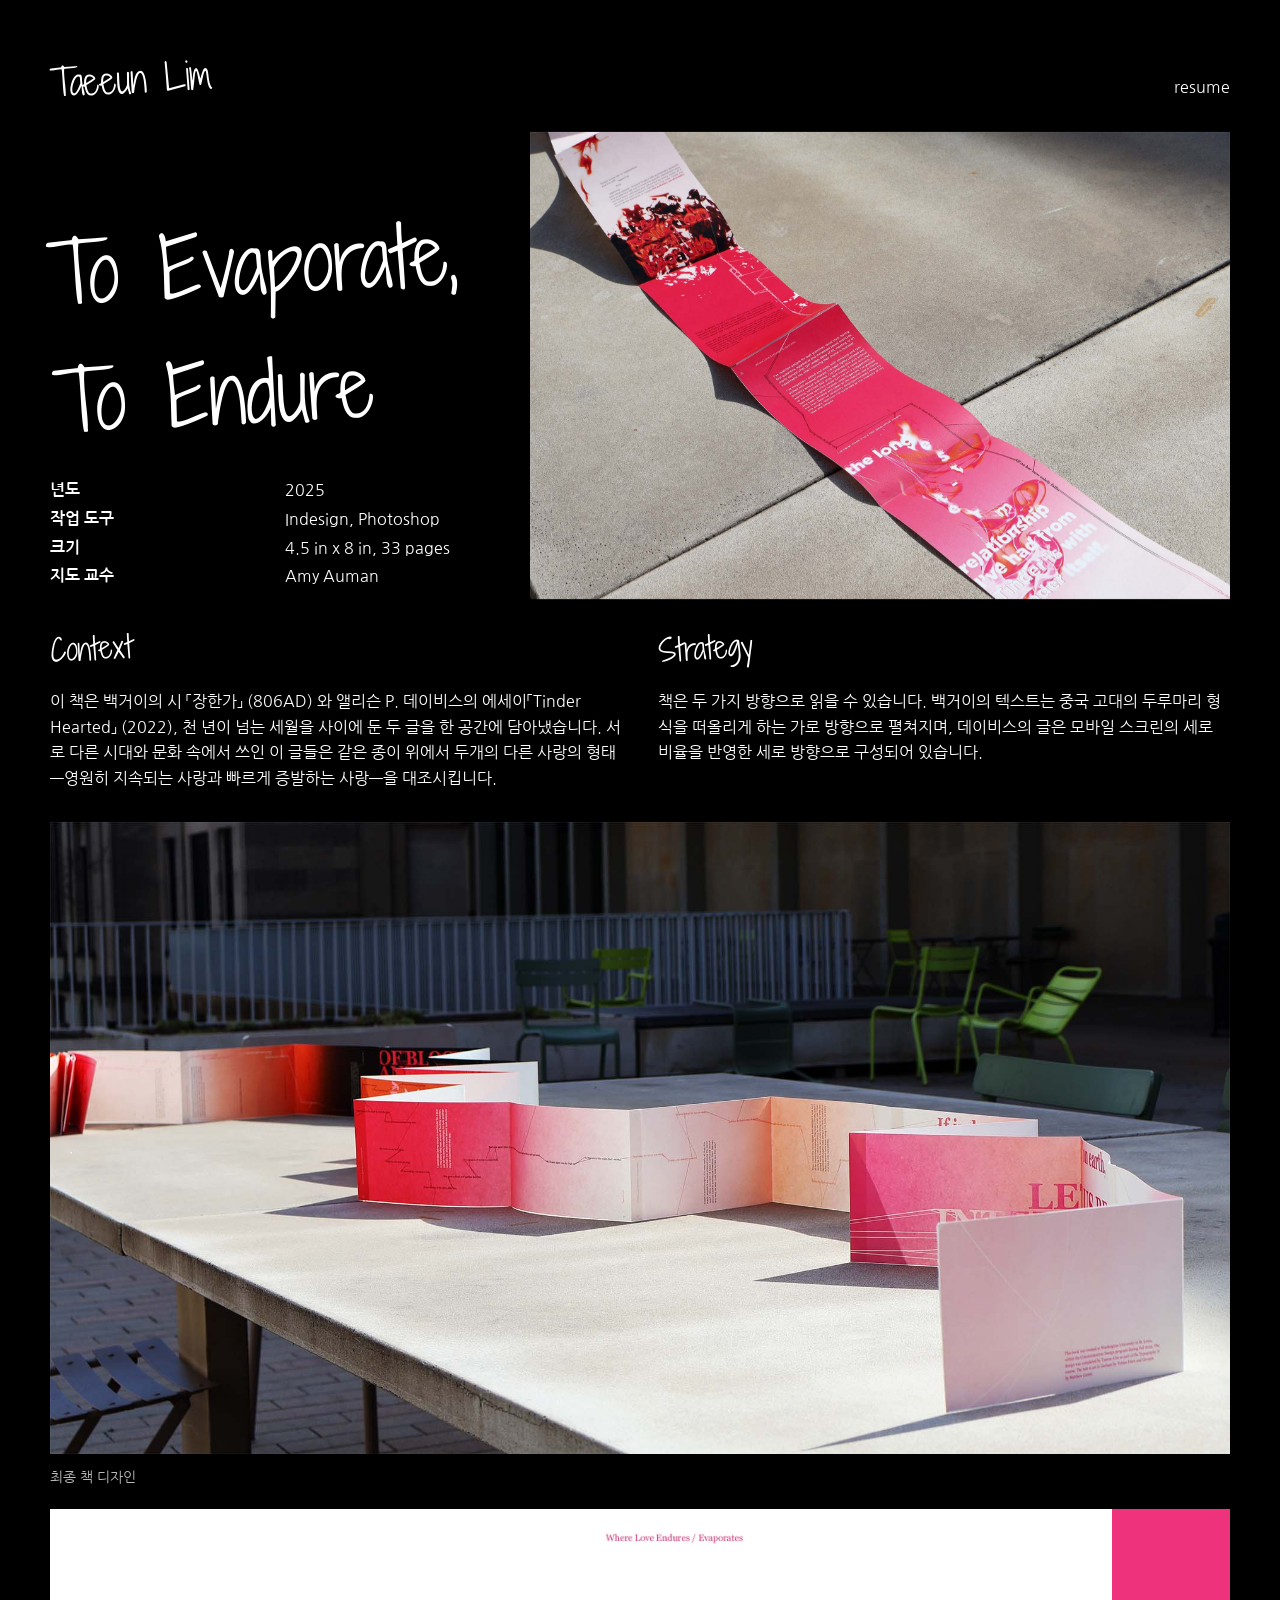
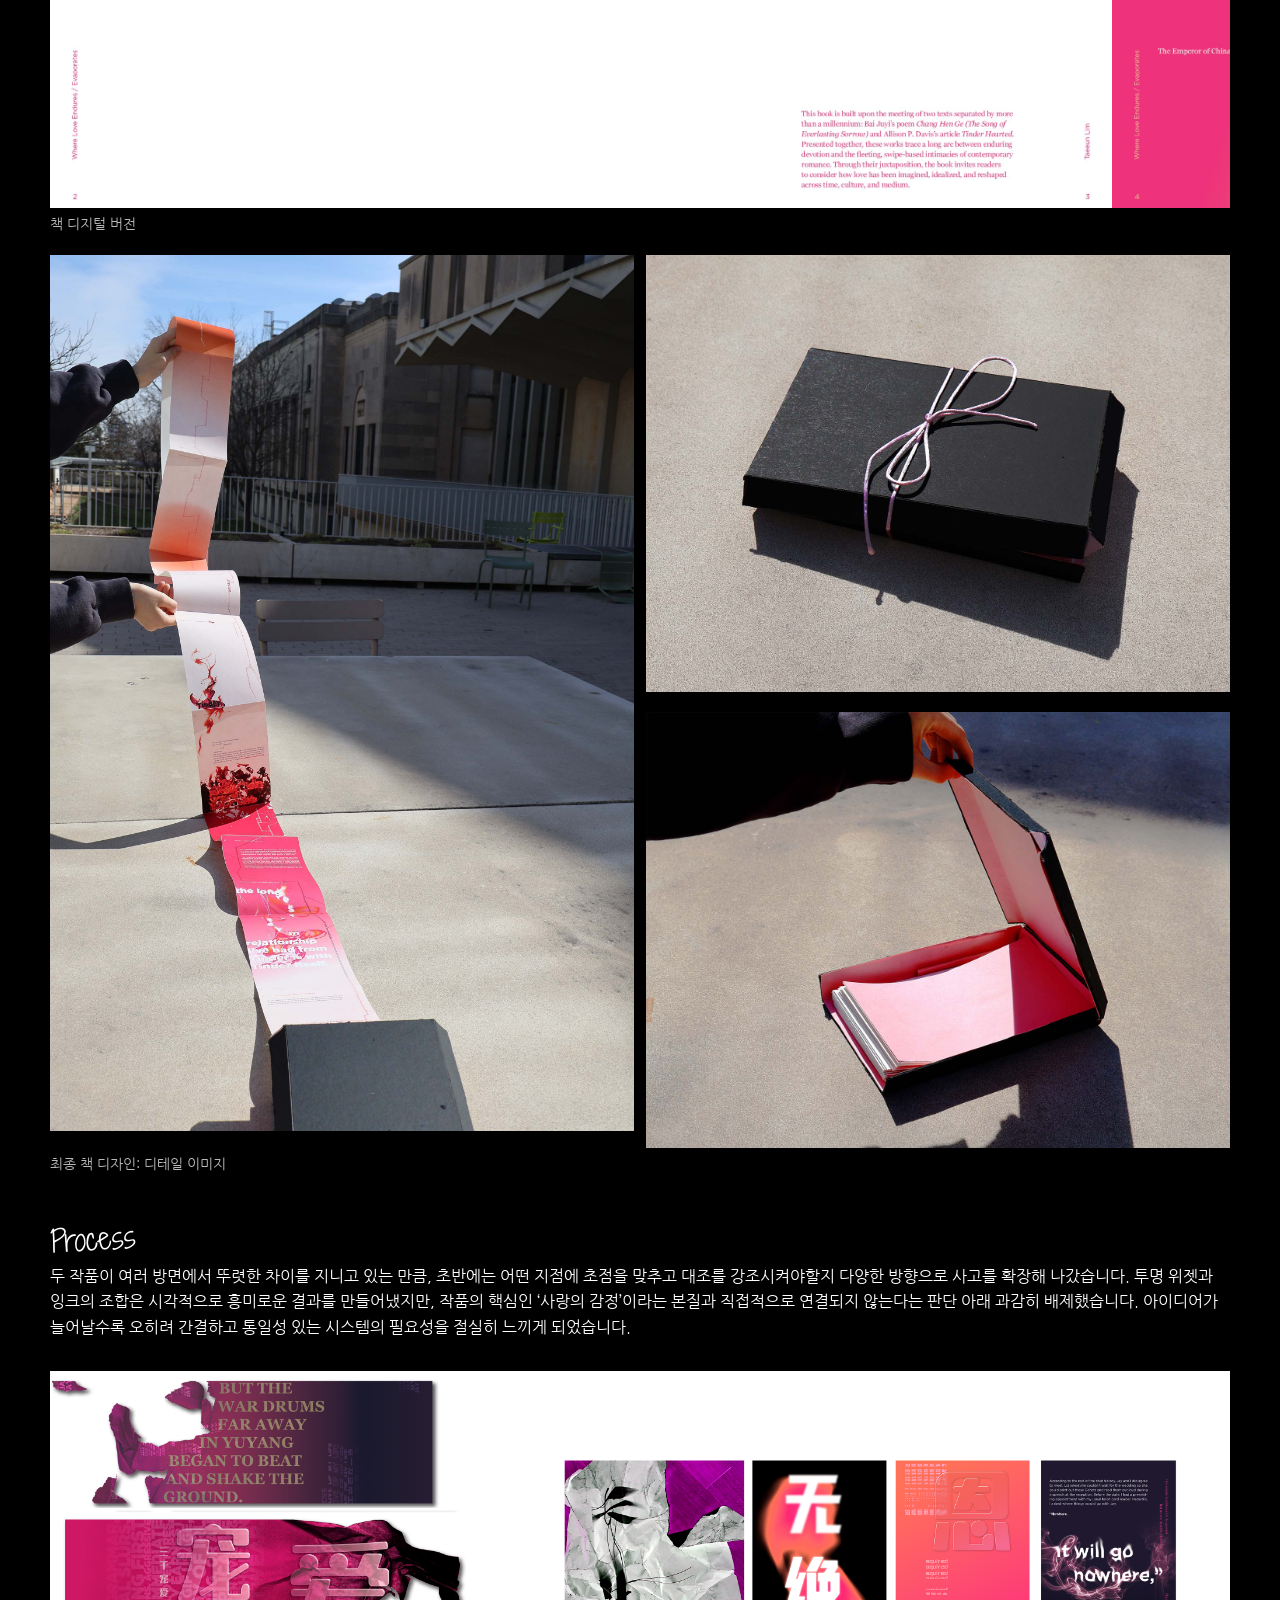
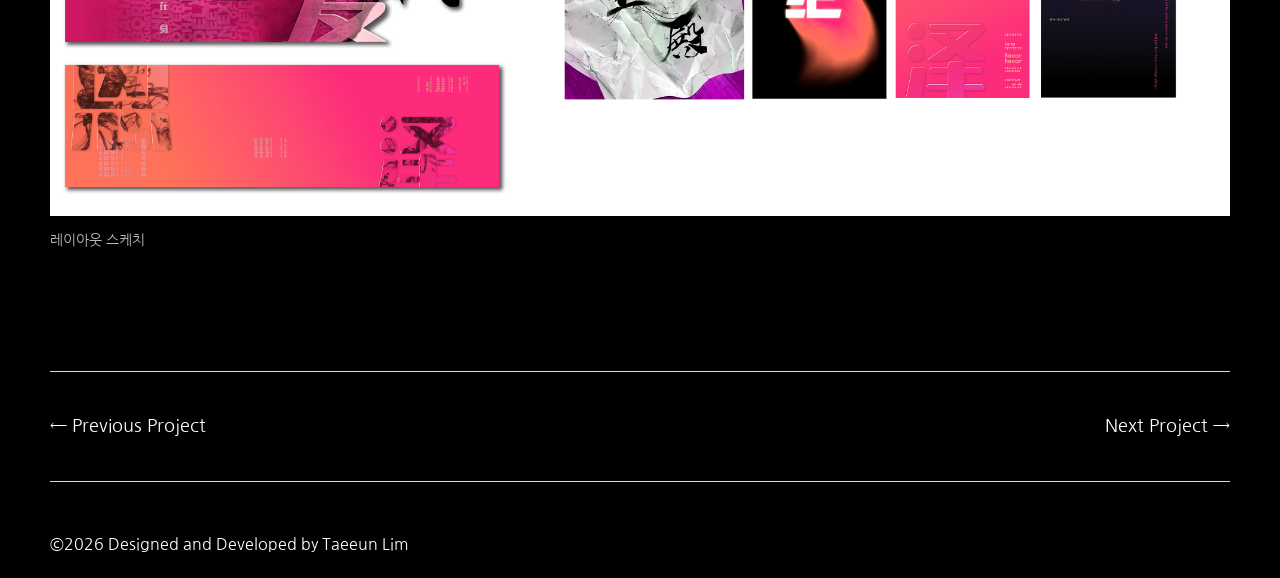
<file: korean-port/love-book.html>
<!DOCTYPE html>
<html lang="en">

<head>
    <meta charset="UTF-8">
    <meta name="viewport" content="width=device-width, initial-scale=1.0">
    <title>Taeeun's Portfolio</title>
    <link rel="stylesheet" href="styles.css">
    <link rel="stylesheet" href="page2.css">
     <link rel="preconnect" href="https://fonts.googleapis.com">
    <link rel="preconnect" href="https://fonts.gstatic.com" crossorigin>
    <link href="https://fonts.googleapis.com/css2?family=Nanum+Gothic&family=Shadows+Into+Light+Two&display=swap" rel="stylesheet">
</head>

<body>


    <div id="fixed">
        <div id="header" class="flex">
            <a href="index.html" class="cursive home">Taeeun Lim</a>
            <ul class="flex">
                <li><a
                        href="https://drive.google.com/file/d/1LucYQpumOBgdavRqfse2Iy4DHoebhbpL/view?usp=sharing">resume</a>
                </li>
            </ul>
        </div>

    </div>

    <div class="scroll"></div>


    <div id="content-wrap">
        <div class="flex mainFlex">
            <div>
                <p class="cursive subheading">To Evaporate, <br> To Endure</p>
                <div class="flex subcontent">
                    <p class="bold">년도 <br>작업 도구 <br>크기 <br>지도 교수</p>
                    <p>2025 <br>Indesign, Photoshop <br>4.5 in x 8 in, 33 pages <br>Amy Auman</p>
                </div>
            </div>
            <img class="firstImg" src="image/loveBook/bookPhotos/bookPhoto7.jpg" alt="">
        </div>

        <div class="flex descriptions">
            <div class="description">
                <p class="cursive">Context</p>
                <p>이 책은 백거이의 시 「장한가」 (806AD) 와 앨리슨 P. 데이비스의 에세이「Tinder Hearted」 (2022), 천 년이 넘는 세월을 사이에 둔 두 글을 한 공간에 담아냈습니다.  서로 다른 시대와 문화 속에서 쓰인 이 글들은 같은 종이 위에서 두개의 다른 사랑의 형태—영원히 지속되는 사랑과 빠르게 증발하는 사랑—을 대조시킵니다. </p>
            </div>
            <div class="description">
                <p class="cursive">Strategy</p>
                <p>책은 두 가지 방향으로 읽을 수 있습니다. 백거이의 텍스트는 중국 고대의 두루마리 형식을 떠올리게 하는 가로 방향으로 펼쳐지며, 데이비스의 글은 모바일 스크린의 세로 비율을 반영한 세로 방향으로 구성되어 있습니다.
                </p>
            </div>
        </div>




        <div>
           
            <img src="image/loveBook/bookPhotos/bookPhoto-3.jpg" alt="">
            <p class="caption">최종 책 디자인</p>

            <div class="flex bookFull horizontal">
                <img src="image/loveBook/bookFull/Final2.jpg" alt="">
                <img src="image/loveBook/bookFull/Final3.jpg" alt="">
                <img src="image/loveBook/bookFull/Final4.jpg" alt="">
                <img src="image/loveBook/bookFull/Final5.jpg" alt="">
                <img src="image/loveBook/bookFull/Final6.jpg" alt="">
                <img src="image/loveBook/bookFull/Final7.jpg" alt="">
                <img src="image/loveBook/bookFull/Final8.jpg" alt="">
                <img src="image/loveBook/bookFull/Final9.jpg" alt="">
                <img src="image/loveBook/bookFull/Final10.jpg" alt="">
                <img src="image/loveBook/bookFull/Final11.jpg" alt="">
                <img src="image/loveBook/bookFull/Final12.jpg" alt="">
                <img src="image/loveBook/bookFull/Final13.jpg" alt="">
                <img src="image/loveBook/bookFull/Final14.jpg" alt="">
                <img src="image/loveBook/bookFull/Final15.jpg" alt="">
                <img src="image/loveBook/bookFull/Final16.jpg" alt="">
                <img src="image/loveBook/bookFull/Final17.jpg" alt="">
                <img src="image/loveBook/bookFull/Final18.jpg" alt="">
            </div>
            <p class="caption">책 디지털 버전</p>
            
            <div class="image-flex flex">
                <img src="image/loveBook/bookPhotos/book-heldup.jpg" alt="">
                <div class="flex-vertical">
                 <img src="image/loveBook/bookPhotos/bookPhoto1.jpg" alt="">
                <img src="image/loveBook/bookPhotos/book-opened.jpg" alt="">
                </div>
            </div>
            <p class="caption">최종 책 디자인: 디테일 이미지</p>

            

            <div class="description">
                <p class="cursive">Process</p>
                <p>두 작품이 여러 방면에서 뚜렷한 차이를 지니고 있는 만큼, 초반에는 어떤 지점에 초점을 맞추고 대조를 강조시켜야할지 다양한 방향으로 사고를 확장해 나갔습니다. 투명 위젯과 잉크의 조합은 시각적으로 흥미로운 결과를 만들어냈지만, 작품의 핵심인 ‘사랑의 감정’이라는 본질과 직접적으로 연결되지 않는다는 판단 아래 과감히 배제했습니다. 아이디어가 늘어날수록 오히려 간결하고 통일성 있는 시스템의 필요성을 절실히 느끼게 되었습니다.
                </p>
            </div>
            
            <img src="image/loveBook/bookPhotos/process.png" alt="">
<p class="caption">레이아웃 스케치</p>
        
           

            
            



        </div>

        <div class="project-nav">
  <a class="prev-project" href="going-dark.html">
    ← Previous Project
  </a>

  <a class="next-project" href="chethams.html">
    Next Project →
  </a>
</div>

        <div class="footer">
            <p>©2026 Designed and Developed by Taeeun Lim</p>
        </div>


    </div>

  
</body>

</html>
</file>
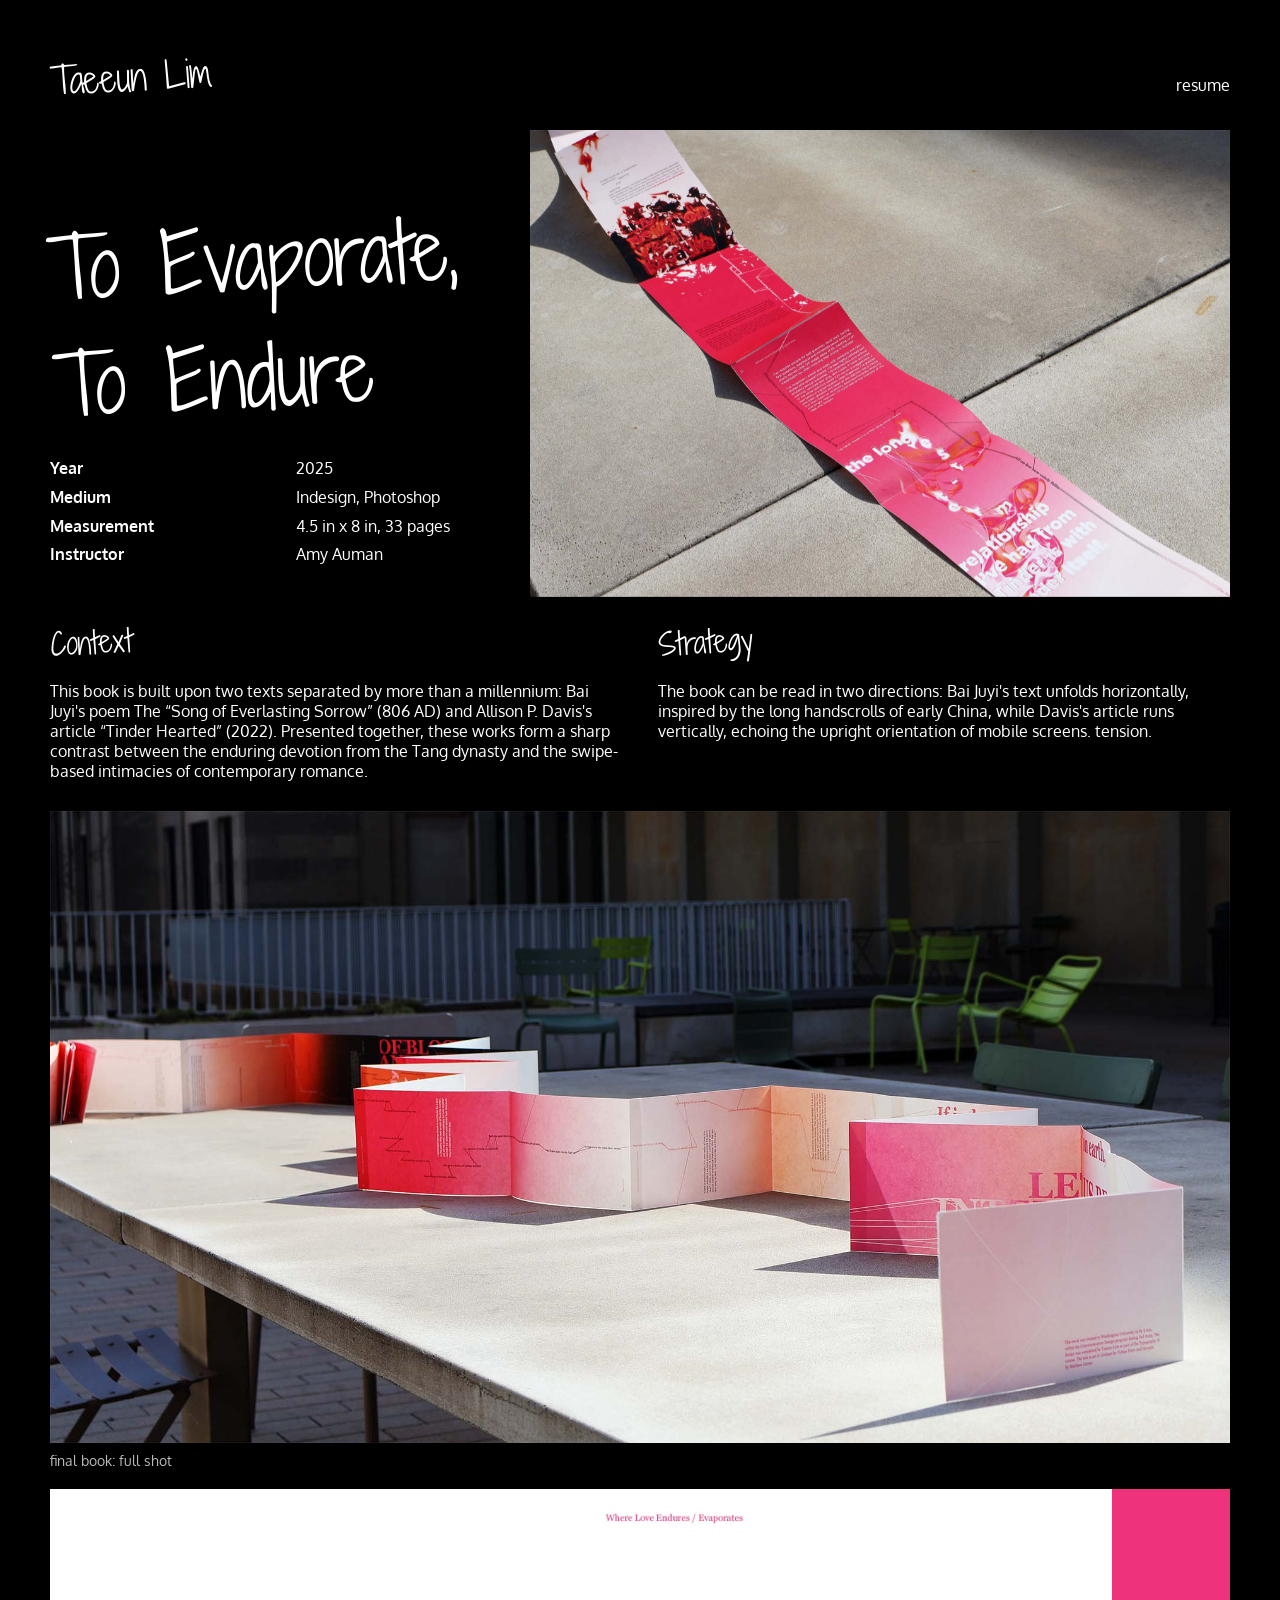
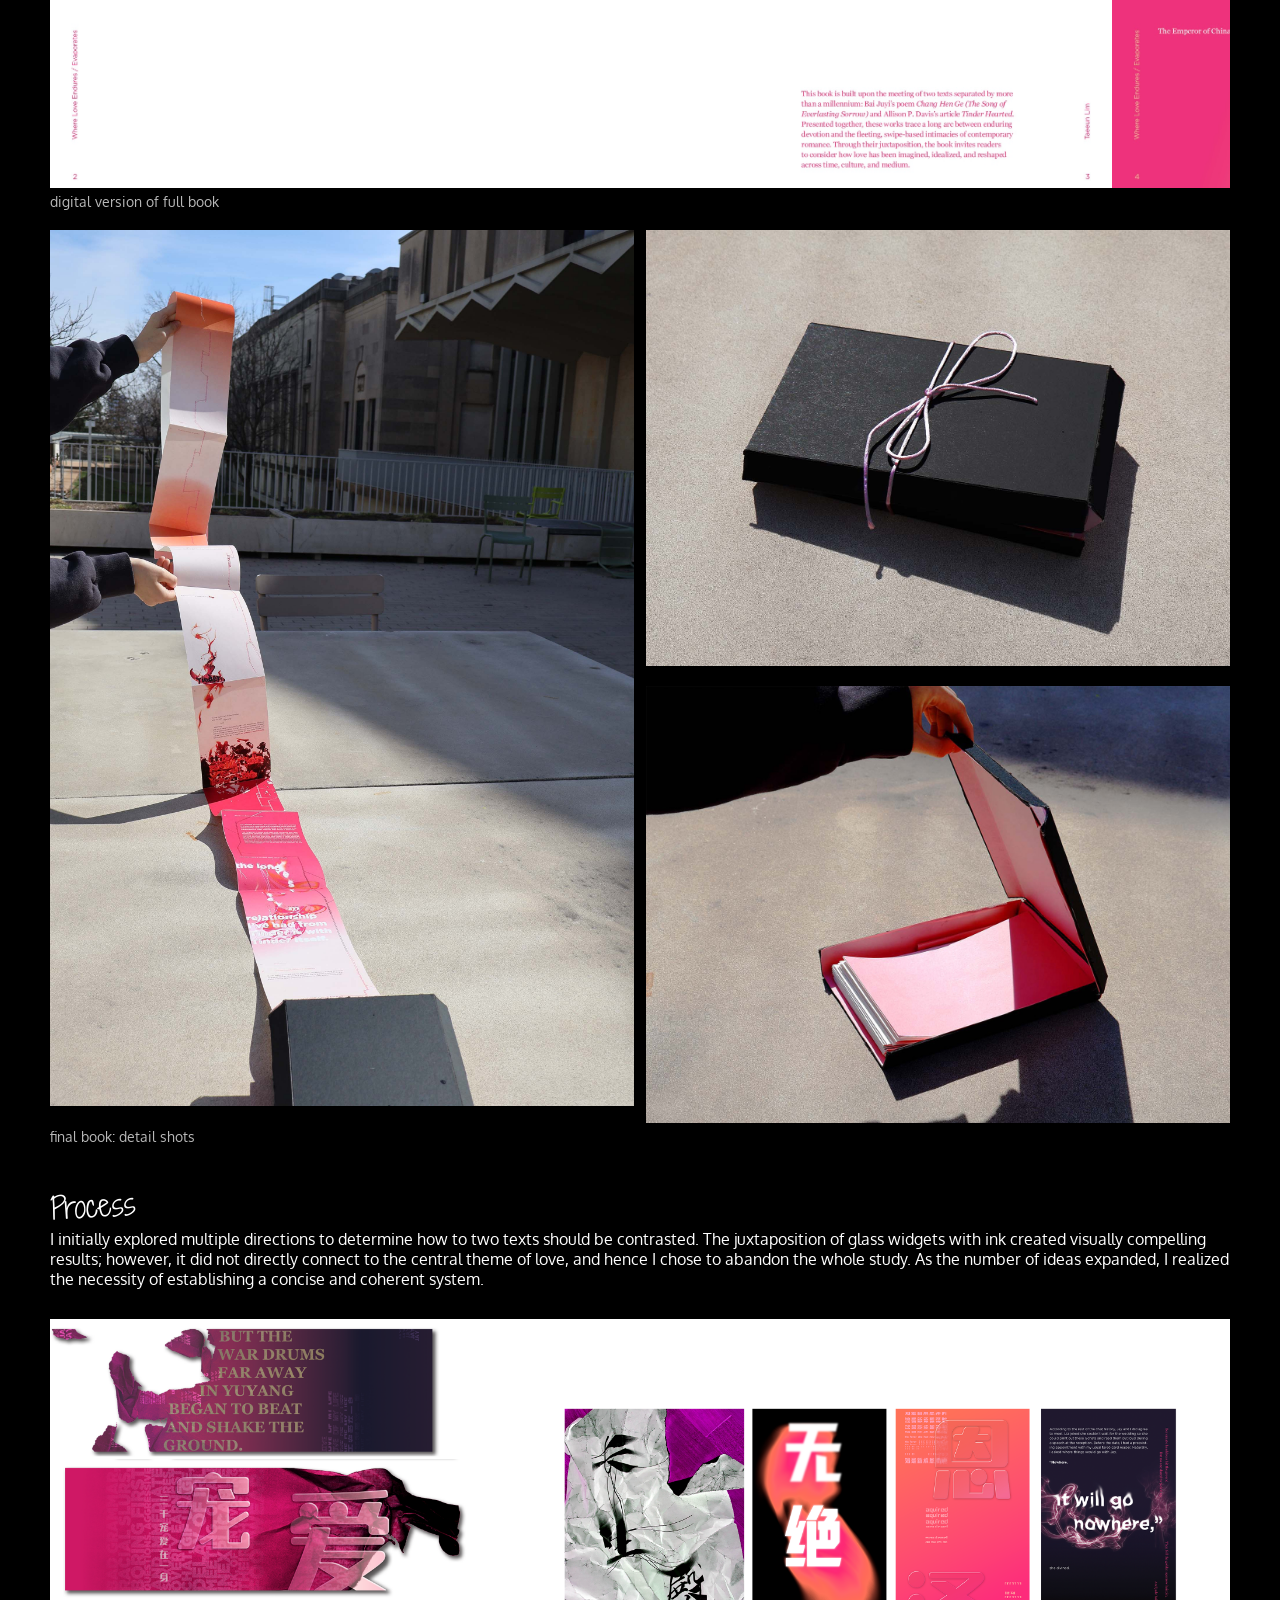
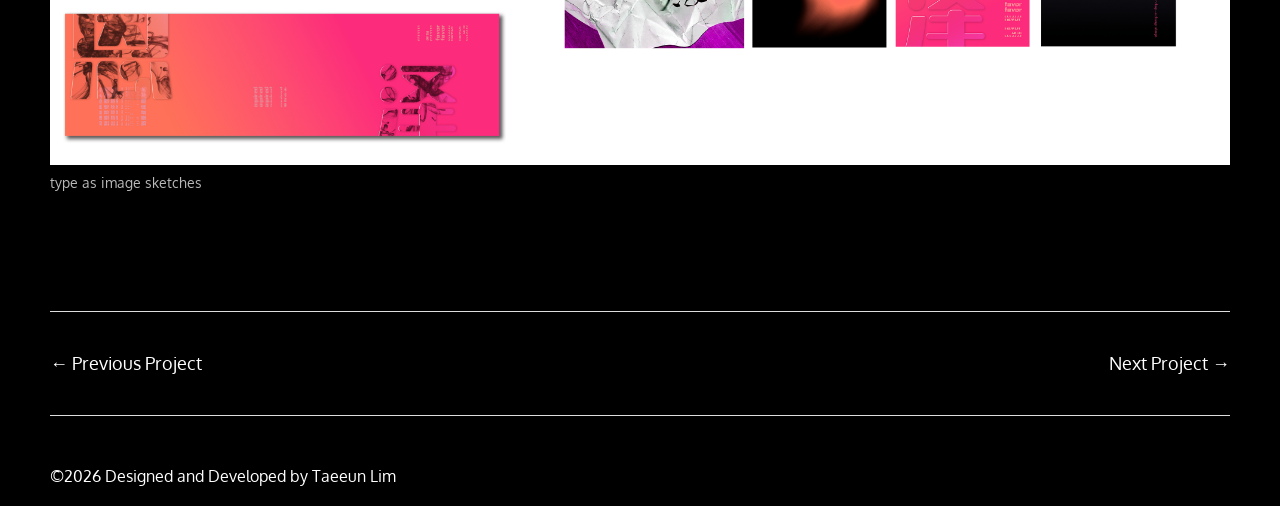
<file: portfolio/love-book.html>
<!DOCTYPE html>
<html lang="en">

<head>
    <meta charset="UTF-8">
    <meta name="viewport" content="width=device-width, initial-scale=1.0">
    <title>Taeeun's Portfolio</title>
    <link rel="stylesheet" href="styles.css">
    <link rel="stylesheet" href="page2.css">
    <link rel="preconnect" href="https://fonts.googleapis.com">
    <link rel="preconnect" href="https://fonts.gstatic.com" crossorigin>
    <link
        href="https://fonts.googleapis.com/css2?family=Oxygen:wght@300;400;700&family=Shadows+Into+Light+Two&display=swap"
        rel="stylesheet">
</head>

<body>


    <div id="fixed">
        <div id="header" class="flex">
            <a href="index.html" class="cursive home">Taeeun Lim</a>
            <ul class="flex">
                <!-- <li><a href="#">works</a></li> -->
                <li><a
                        href="https://drive.google.com/file/d/1LucYQpumOBgdavRqfse2Iy4DHoebhbpL/view?usp=sharing">resume</a>
                </li>
            </ul>
        </div>

    </div>

    <div class="scroll"></div>


    <div id="content-wrap">
        <div class="flex mainFlex">
            <div>
                <p class="cursive subheading">To Evaporate, <br> To Endure</p>
                <div class="flex subcontent">
                    <p class="bold">Year <br>Medium <br>Measurement <br>Instructor</p>
                    <p>2025 <br>Indesign, Photoshop <br>4.5 in x 8 in, 33 pages <br>Amy Auman</p>
                </div>
            </div>
            <img class="firstImg" src="image/loveBook/bookPhotos/bookPhoto7.jpg" alt="">
        </div>

        <div class="flex descriptions">
            <div class="description">
                <p class="cursive">Context</p>
                <p>This book is built upon two texts separated by more than a millennium: Bai Juyi's poem The “Song of Everlasting Sorrow” (806 AD) and Allison P. Davis's article “Tinder Hearted” (2022). Presented together, these works form a sharp contrast between the enduring devotion from the Tang dynasty and the swipe-based intimacies of contemporary romance. </p>
            </div>
            <div class="description">
                <p class="cursive">Strategy</p>
                <p>The book can be read in two directions: Bai Juyi's text unfolds horizontally, inspired by the long handscrolls of early China, while Davis's article runs vertically, echoing the upright orientation of mobile screens.
                    tension.
                </p>
            </div>
        </div>




        <div>
           
            <img src="image/loveBook/bookPhotos/bookPhoto-3.jpg" alt="">
            <p class="caption">final book: full shot</p>

            <div class="flex bookFull horizontal">
                <img src="image/loveBook/bookFull/Final2.jpg" alt="">
                <img src="image/loveBook/bookFull/Final3.jpg" alt="">
                <img src="image/loveBook/bookFull/Final4.jpg" alt="">
                <img src="image/loveBook/bookFull/Final5.jpg" alt="">
                <img src="image/loveBook/bookFull/Final6.jpg" alt="">
                <img src="image/loveBook/bookFull/Final7.jpg" alt="">
                <img src="image/loveBook/bookFull/Final8.jpg" alt="">
                <img src="image/loveBook/bookFull/Final9.jpg" alt="">
                <img src="image/loveBook/bookFull/Final10.jpg" alt="">
                <img src="image/loveBook/bookFull/Final11.jpg" alt="">
                <img src="image/loveBook/bookFull/Final12.jpg" alt="">
                <img src="image/loveBook/bookFull/Final13.jpg" alt="">
                <img src="image/loveBook/bookFull/Final14.jpg" alt="">
                <img src="image/loveBook/bookFull/Final15.jpg" alt="">
                <img src="image/loveBook/bookFull/Final16.jpg" alt="">
                <img src="image/loveBook/bookFull/Final17.jpg" alt="">
                <img src="image/loveBook/bookFull/Final18.jpg" alt="">
            </div>
            <p class="caption">digital version of full book</p>
            
            <div class="image-flex flex">
                <img src="image/loveBook/bookPhotos/book-heldup.jpg" alt="">
                <div class="flex-vertical">
                 <img src="image/loveBook/bookPhotos/bookPhoto1.jpg" alt="">
                <img src="image/loveBook/bookPhotos/book-opened.jpg" alt="">
                </div>
            </div>
            <p class="caption">final book: detail shots</p>

            

            <div class="description">
                <p class="cursive">Process</p>
                <p>I initially explored multiple directions to determine how to two texts should be contrasted. The 
juxtaposition of glass widgets with ink created visually compelling results; however, it did not directly connect to the central theme of love, and hence I chose to abandon the whole study. As the number of ideas expanded, I realized the necessity of establishing a concise and coherent system.
                </p>
            </div>
            
            <img src="image/loveBook/bookPhotos/process.png" alt="">
<p class="caption">type as image sketches</p>
        
           

            
            



        </div>

        <div class="project-nav">
  <a class="prev-project" href="going-dark.html">
    ← Previous Project
  </a>

  <a class="next-project" href="chethams.html">
    Next Project →
  </a>
</div>

        <div class="footer">
            <p>©2026 Designed and Developed by Taeeun Lim</p>
        </div>


    </div>

  
</body>

</html>
</file>
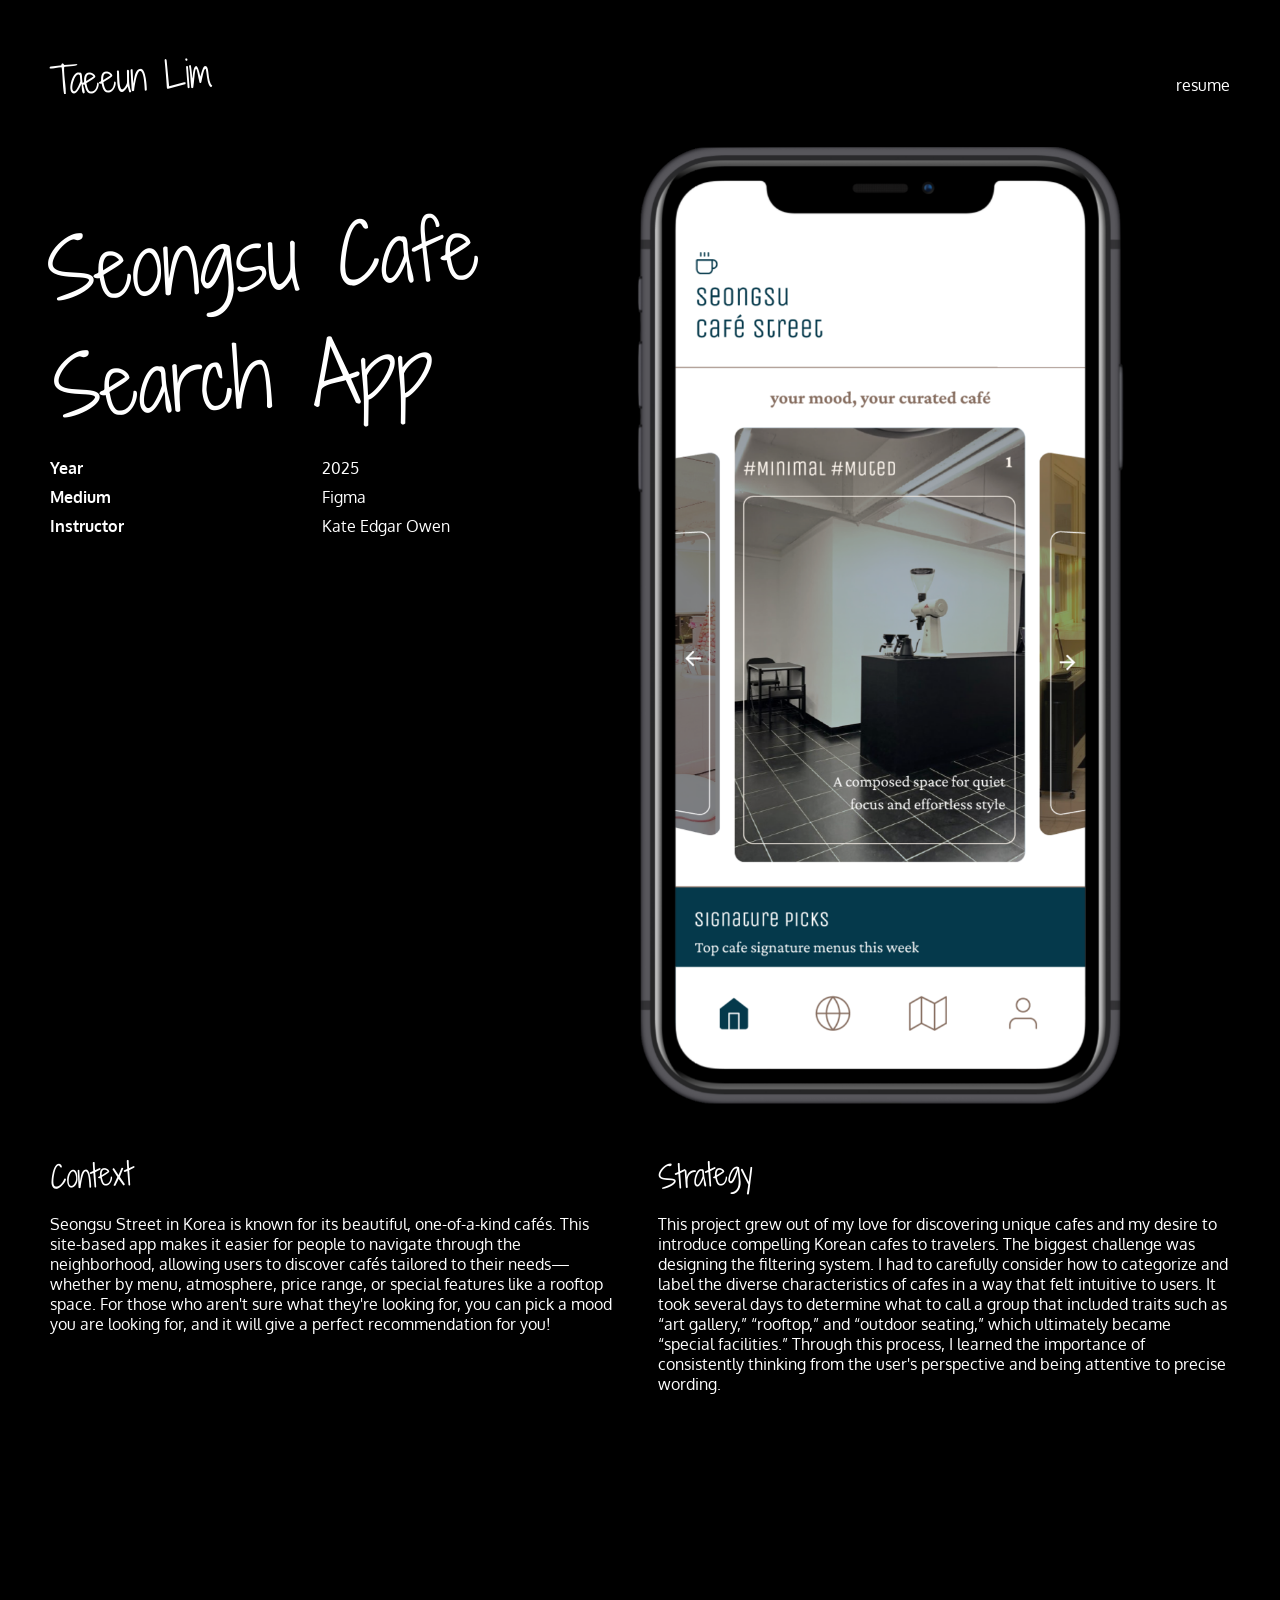
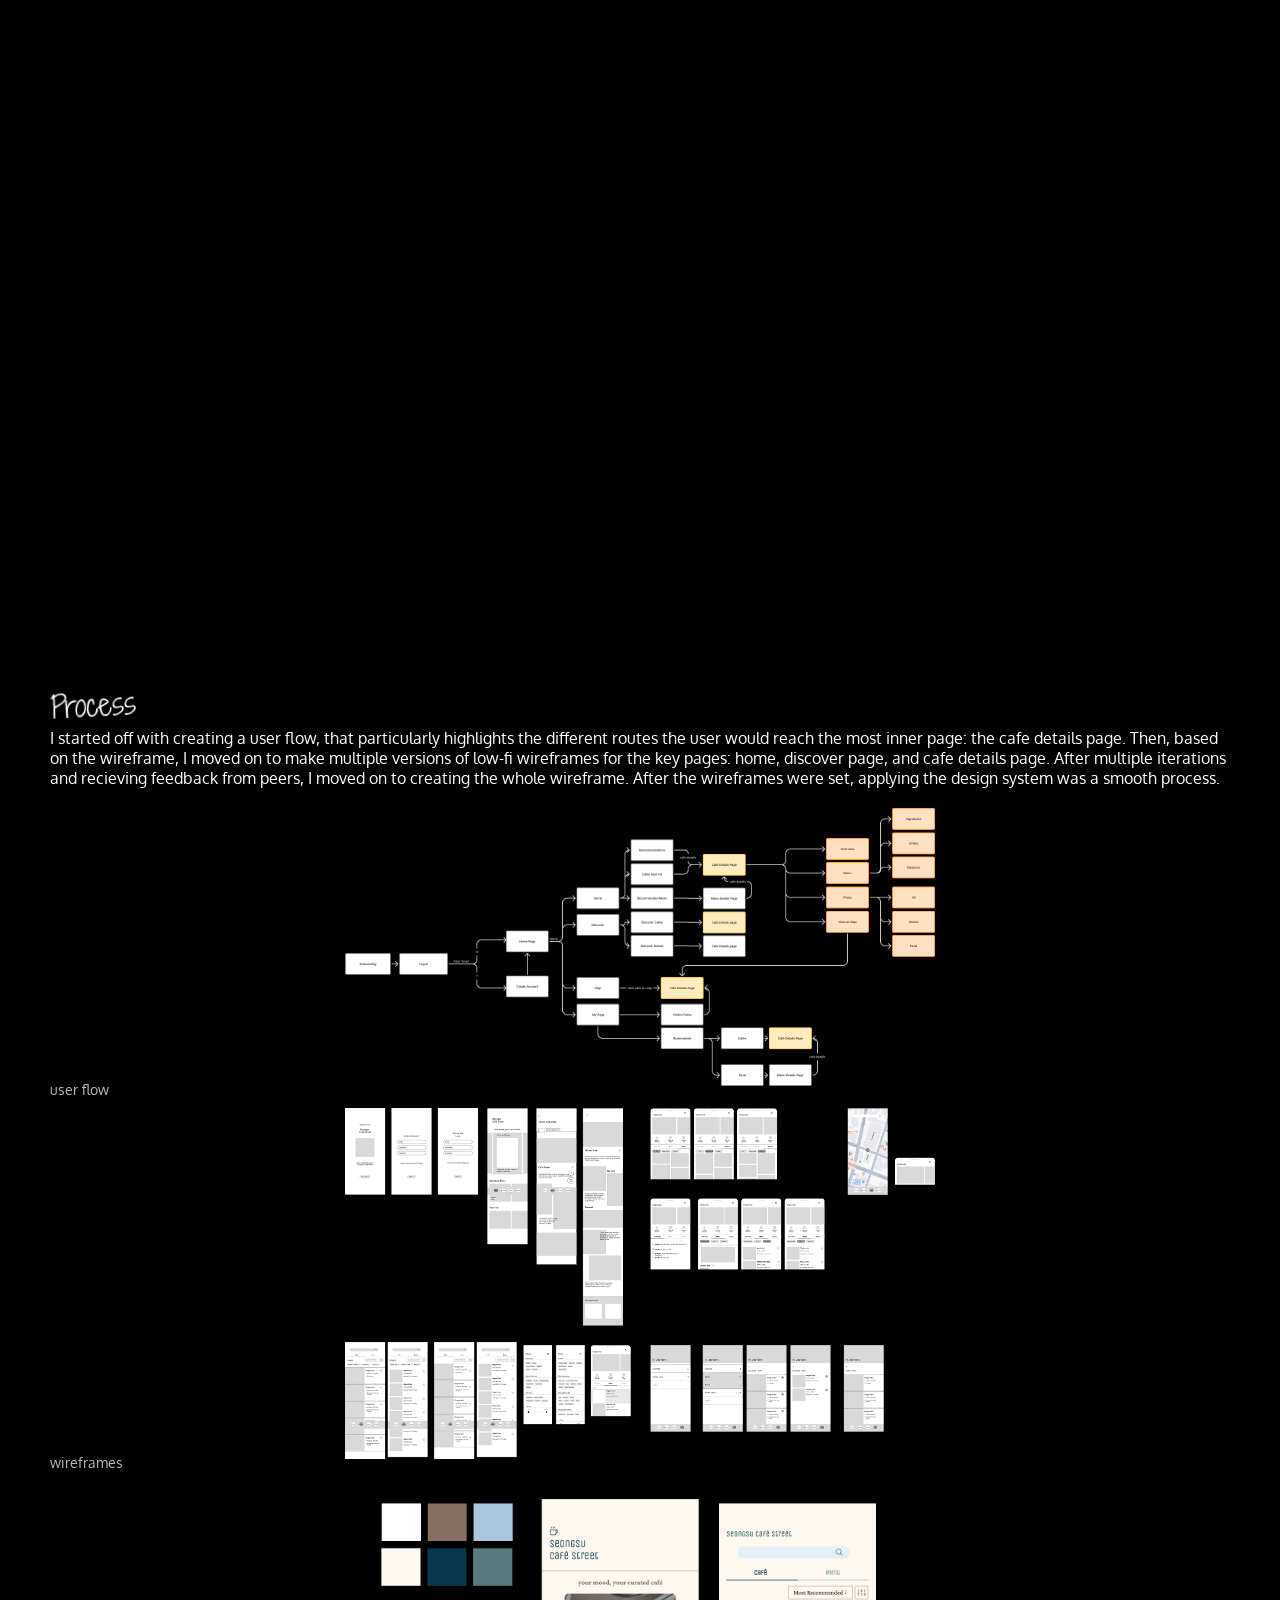
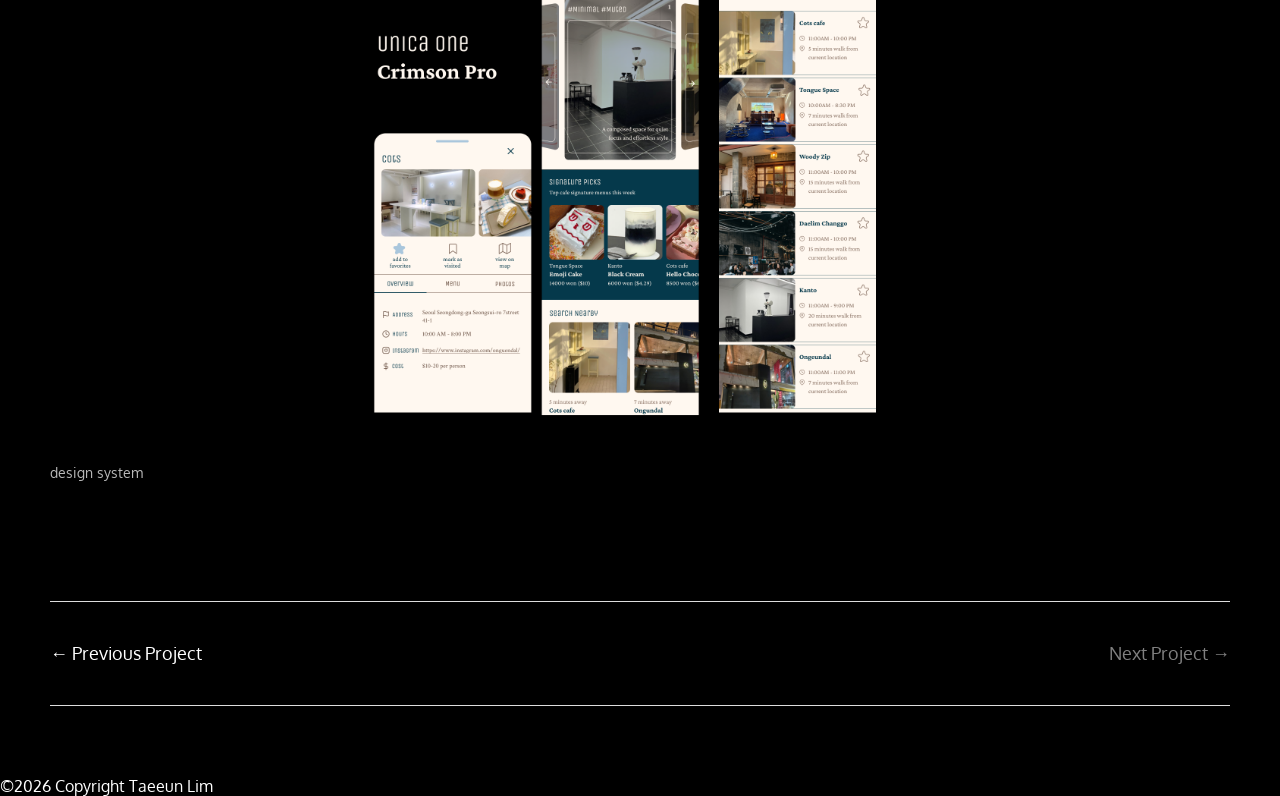
<file: portfolio/seongsu.html>
<!DOCTYPE html>
<html lang="en">

<head>
    <meta charset="UTF-8">
    <meta name="viewport" content="width=device-width, initial-scale=1.0">
    <title>Taeeun's Portfolio</title>
    <link rel="stylesheet" href="styles.css">
    <link rel="stylesheet" href="page2.css">
    <link rel="preconnect" href="https://fonts.googleapis.com">
    <link rel="preconnect" href="https://fonts.gstatic.com" crossorigin>
    <link
        href="https://fonts.googleapis.com/css2?family=Oxygen:wght@300;400;700&family=Shadows+Into+Light+Two&display=swap"
        rel="stylesheet">
</head>


    <div id="fixed">
        <div id="header" class="flex">
            <a href="index.html" class="cursive home">Taeeun Lim</a>
            <ul class="flex">
                <!-- <li><a href="#">works</a></li> -->
                <li><a
                        href="https://drive.google.com/file/d/1LucYQpumOBgdavRqfse2Iy4DHoebhbpL/view?usp=sharing">resume</a>
                </li>
            </ul>
        </div>

    </div>

    <div class="scroll"></div>


    <div id="content-wrap">
        <div class="flex mainFlex">
            <div>
                <p class="cursive subheading">Seongsu Cafe <br> Search App</p>
                <div class="flex subcontent">
                    <p class="bold">Year <br>Medium <br>Instructor</p>
                    <p>2025 <br>Figma <br>Kate Edgar Owen</p>
                </div>
            </div>
            <img class="firstImg" src="image/seongsu/phone.png" alt="">
        </div>


        <div class="flex descriptions">
            <div class="description">
                <p class="cursive">Context</p>
                <p>Seongsu Street in Korea is known for its beautiful, one-of-a-kind cafés. This site-based app makes it easier for people to navigate through the neighborhood, allowing users to discover cafés tailored to their needs—whether by menu, atmosphere, price range, or special features like a rooftop space. For those who aren't sure what they're looking for, you can pick a mood you are looking for, and it will give a perfect recommendation for you! </p>
            </div>
            <div class="description">
                <p class="cursive">Strategy</p>
                <p>This project grew out of my love for discovering unique cafes and my desire to introduce compelling Korean cafes to travelers. The biggest challenge was designing the filtering system. I had to carefully consider how to categorize and label the diverse characteristics of cafes in a way that felt intuitive to users. It took several days to determine what to call a group that included traits such as “art gallery,” “rooftop,” and “outdoor seating,” which ultimately became “special facilities.” Through this process, I learned the importance of consistently thinking from the user's perspective and being attentive to precise wording.</p>
            </div>
        </div>

        <iframe style="border: 1px solid rgba(0, 0, 0, 0.1);"  width="500" height="800" src="https://embed.figma.com/proto/rW1PhCucEzWnKuBRNsmtbq/Taeeun_project-2?node-id=922-4472&scaling=scale-down&content-scaling=fixed&page-id=250%3A311&starting-point-node-id=922%3A4472&embed-host=share" allowfullscreen></iframe>

       
         <div class="description">
                <p class="cursive">Process</p>
                <p>I started off with creating a user flow, that particularly highlights the different routes the user would reach the most inner page: the cafe details page. Then, based on the wireframe, I moved on to make multiple versions of low-fi wireframes for the key pages: home, discover page, and cafe details page. After multiple iterations and recieving feedback from peers, I moved on to creating the whole wireframe. After the wireframes were set, applying the design system was a smooth process.</p>
            </div>

            <img src="image/seongsu/user-flow.png" alt="user flow" class="smaller-image">
            <p class="caption">user flow</p>
            <img src="image/seongsu/wireframes2.png" alt="wireframes" class="smaller-image">
            <p class="caption">wireframes</p>
            <img src="image/seongsu/design-system.png" alt="design system" class="smaller-image">
            <p class="caption">design system</p>


            <div class="project-nav">
                <a class="prev-project" href="chethams.html">
                    ← Previous Project
                </a>

                <a class="next-project" style="opacity: 0.5;">
                    Next Project →
                </a>
            </div>

     </div>

        



        <div class="footer">
            <p>©2026 Copyright Taeeun Lim</p>
        </div>

</body>

</html>
</file>
<file: korean-port/styles.css>
* {
    margin: 0;
    padding: 0;
    box-sizing: border-box;
}

a {
    text-decoration: none;
    color: inherit;

}

ul,
ol,
li {
    list-style: none;
}

img {
    width: 100%;
    height: auto;
    object-fit: cover;
}

video {
    width: 100%;
    height: auto;
}

body {
    background-color: #F7F5F1;
    font-family: "Nanum Gothic", sans-serif;
    font-weight: 400;
    font-style: normal;
    font-size: 16px;
    line-height: 1.6;
}

.cursive {
    font-family: "Shadows Into Light Two", cursive;
    font-weight: 400;
    font-style: normal;
    font-size: 30px;
    transform: rotate(-3deg);
}

.flex {
    display: flex;
    justify-content: space-between;
}


/*----------header------------------------*/

.home {
    font-size: 36px;
    transition: all 0.5s ease;
}

.home:hover {
    font-size: 38px;
    transform: rotate(0deg);
}


#header {
    width: 100%;
    align-items: baseline;
    
}

#header ul.flex li {
    margin: 0 0 0 20px;
    cursor: pointer;
    padding: 20px 0 20px 0;
}

#fixed {
    position: fixed;
    padding: 50px;
    width: 100vw;
    
}

/*fixed body------------------------------*/


#body {
    width: 100%;
}
.title {
    font-size: 200px;
    line-height: 1.1;
    transform: rotate(-8deg);
    margin: 0 0 100px;
}

#introduction p {
    max-width: 650px;
    line-height: 1.4;
}



/*card------------------------------------*/


.scroll {
    height: 800px;
    width: 20px;
    opacity: 0;
}
.card {
    background-color: #EDE8E0;
    width: 1100px;
    height: 750px;
    z-index: 10;
    margin: 0 auto 100px;
    box-shadow: 5px 10px 20px rgba(0,0,0,0.30);
    transition: transform 0.3s ease;
}

a:nth-of-type(odd) .card {
    transform: rotate(3deg);
}

a:nth-of-type(odd):hover .card {
    transform: rotate(-3deg);
}


a:nth-of-type(even) .card {
    transform: rotate(-3deg);
}

a:nth-of-type(even):hover .card {
    transform: rotate(3deg);
}


.card img {
    width: 70%;
}

.card-description {
    padding: 15px;
    width: 100%;
    position: relative;
}

.line {
    width: 100%;
    height: 2px;
    background-color: black;
    margin: 10px 0;
}

.work-name {
    position: absolute;
    width: 94%;
    left: 50%;
    bottom: 10%;
    transform: translateX(-50%);
}


.bold {
    font-weight: 600;
}


button {
    background-color: transparent;
    border: 1px solid black;
    border-radius: 10px;
    padding: 10px 15px;
    font-size: 16px;
    cursor: pointer;
    transition: all 0.3s ease;
}


/*responsive--------------------------------*/


@media  (max-width: 1300px) {
    .title {
        font-size: 160px;
    }

     .card {
    width: 880px;
    height: 600px;
}
}

@media  (max-width: 1100px) {
    .title {
        font-size: 130px;
    }


    .card {
        flex-direction: column;
        width: 500px;
        height: 700px;
        justify-content: flex-start;
        position: relative;
    }

    .card-description {
        position:initial;
    }

    .card img {
        width: 100%;
        height: 400px;
    }

    .work-name {
        bottom: 5%;
    }
    
}

@media (max-width: 700px) {
    .title {
        font-size: 120px;
    }



    #fixed #introduction{
        margin: -50px 0 0;
        flex-direction: column;
    }

    #introduction>p:first-of-type {
        margin: 0 0 20px;
    }

    .card {
        width: 400px;
        height: 700px;
            }
    
}
</file>
<file: korean-port/page2.css>
body {
    background-color: black;
    color: white;
}

#content-wrap {
    padding: 20px 50px;

}

#fixed {
    z-index: 10000;
}

img.firstImg {
    max-width: 700px;
    height: auto;
    animation: floaty 3.5s ease-in-out infinite;
    will-change: transform;
}

img.smaller-image {
    width:50%;
    height:auto;
    margin: 0 auto; 
    display: block;
}

.scroll {
    height: 100px;
}

.subheading {
    font-size: 80px;
    margin-top: 80px;
}



.descriptions {
    gap: 3%;
    
}


.description {
    flex: 47%;
    margin: 0 0 20px;
}

.description p:nth-of-type(2) {
    margin: 30px 0 0;
}

.caption {
    font-size: 14px;
    color: #b9b9b9;
    margin: -5px 0 10px;
}

.project-nav {
  display: flex;
  justify-content: space-between;
  align-items: center;
  margin-top: 120px;
  padding: 40px 0;
  border-top: 1px solid #ddd;
  border-bottom: 1px solid #ddd;
  font-size: 18px;
}


.project-nav a {
  text-decoration: none;
  transition: opacity 0.2s ease;
}

.project-nav a:hover {
  opacity: 0.5;
}

.subbox .image {
    width: 58%;
    height: auto;
    max-height: 900px;

}


.subcontent {
    line-height: 1.8;
    margin: 20px 0;
    max-width: 400px;
}

.image-flex {
    gap: 1%;
}

.image-flex img {
    width: 49.5%;
    height: 100%;
}

.flex-vertical {
    display: flex;
    flex-direction: column;
}

.flex-vertical img {
    width: 100%;
     height: auto;
}


img,
video {
    margin: 10px 0;
    object-fit: contain;
    max-height: 1000px;
    /* object-position: left; */
}

.bookFull.horizontal {
    width: 100%;
    overflow-x: auto;
    scroll-behavior: smooth;
}

.bookFull.horizontal img {
    width: 90%;
    height: auto;
}

.bookFull.vertical {
    flex-direction: column;

    /* overflow-x: hidden; */
    overflow-y: auto;

    height: 90vh;
}


.bookFull.vertical img {
    transform: rotate(90deg);
    transform-origin: center;
    width: auto;
    margin: 71.5% 0 0;
}

.bookFull.vertical img:first-child {
    margin: 0;
}

@keyframes floaty {
    0% {
        transform: translateY(0px);
    }

    50% {
        transform: translateY(-5px);
    }

    /* 숫자 작을수록 subtle */
    100% {
        transform: translateY(0px);
    }
}




.footer {
    padding: 50px 0 0;
}

iframe {
    display: block;
    margin: 20px auto;
}


@media (max-width: 1200px) {
    .mainFlex {
        flex-direction: column;
    }

    .subbox {
        flex-direction: column;
    }

    .subbox .image {
        width: 100%;
    }

    .box img,
    .box video {
        width: 100%;
        margin: 20px auto;
        object-position: center;
    }

    .firstImg {
        margin: 0 auto;
    }

    #content-wrap {
        padding: 20px;
    }
}

@media (max-width: 800px) {
    .descriptions {
        flex-direction: column;
    }

    iframe {
        width: 100%;
        height: 700px;
    }

    .description .cursive {
        margin: 30px 0 20px;
    }

    .image-flex {
        flex-direction: column;
    }

    .image-flex img {
        width: 100%;
    }
}
</file>
<file: portfolio/styles.css>
* {
    margin: 0;
    padding: 0;
    box-sizing: border-box;
}

a {
    text-decoration: none;
    color: inherit;

}

ul,
ol,
li {
    list-style: none;
}

img {
    width: 100%;
    height: auto;
    object-fit: cover;
}

video {
    width: 100%;
    height: auto;
}

body {
    background-color: #F7F5F1;
    font-family: "Oxygen", sans-serif;
    font-weight: 400;
    font-style: normal;
    font-size: 16px;
}

.cursive {
    font-family: "Shadows Into Light Two", cursive;
    font-weight: 400;
    font-style: normal;
    font-size: 30px;
    transform: rotate(-3deg);
}

.flex {
    display: flex;
    justify-content: space-between;
}


/*----------header------------------------*/

.home {
    font-size: 36px;
    transition: all 0.5s ease;
}

.home:hover {
    font-size: 38px;
    transform: rotate(0deg);
}


#header {
    width: 100%;
    align-items: baseline;
    
}

#header ul.flex li {
    margin: 0 0 0 20px;
    cursor: pointer;
    padding: 20px 0 20px 0;
}

#fixed {
    position: fixed;
    padding: 50px;
    width: 100vw;
    
}

/*fixed body------------------------------*/


#body {
    width: 100%;
}
.title {
    font-size: 200px;
    line-height: 1.1;
    transform: rotate(-8deg);
    margin: 0 0 100px;
}

#introduction p {
    max-width: 650px;
    line-height: 1.4;
}



/*card------------------------------------*/


.scroll {
    height: 800px;
    width: 20px;
    opacity: 0;
}
.card {
    background-color: #EDE8E0;
    width: 1100px;
    height: 750px;
    z-index: 10;
    margin: 0 auto 100px;
    box-shadow: 5px 10px 20px rgba(0,0,0,0.30);
    transition: transform 0.3s ease;
}

a:nth-of-type(odd) .card {
    transform: rotate(3deg);
}

a:nth-of-type(odd):hover .card {
    transform: rotate(-3deg);
}


a:nth-of-type(even) .card {
    transform: rotate(-3deg);
}

a:nth-of-type(even):hover .card {
    transform: rotate(3deg);
}


.card img {
    width: 70%;
}

.card-description {
    padding: 15px;
    width: 100%;
    position: relative;
}

.line {
    width: 100%;
    height: 2px;
    background-color: black;
    margin: 10px 0;
}

.work-name {
    position: absolute;
    width: 94%;
    left: 50%;
    bottom: 10%;
    transform: translateX(-50%);
}


.bold {
    font-weight: 600;
}


button {
    background-color: transparent;
    border: 1px solid black;
    border-radius: 10px;
    padding: 10px 15px;
    font-size: 16px;
    cursor: pointer;
    transition: all 0.3s ease;
}


/*responsive--------------------------------*/


@media  (max-width: 1300px) {
    .title {
        font-size: 160px;
    }

     .card {
    width: 880px;
    height: 600px;
}
}

@media  (max-width: 1100px) {
    .title {
        font-size: 130px;
    }


    .card {
        flex-direction: column;
        width: 500px;
        height: 700px;
        justify-content: flex-start;
        position: relative;
    }

    .card-description {
        position:initial;
    }

    .card img {
        width: 100%;
        height: 400px;
    }

    .work-name {
        bottom: 5%;
    }
    
}

@media (max-width: 700px) {
    .title {
        font-size: 120px;
    }



    #fixed #introduction{
        margin: -50px 0 0;
        flex-direction: column;
    }

    #introduction>p:first-of-type {
        margin: 0 0 20px;
    }

    .card {
        width: 400px;
        height: 700px;
            }
    
}
</file>
<file: portfolio/page2.css>
body {
    background-color: black;
    color: white;
}

#content-wrap {
    padding: 20px 50px;

}

#fixed {
    z-index: 10000;
}

img.firstImg {
    max-width: 700px;
    height: auto;
    animation: floaty 3.5s ease-in-out infinite;
    will-change: transform;
}

img.smaller-image {
    width:50%;
    height:auto;
    margin: 0 auto; 
    display: block;
}

.scroll {
    height: 100px;
}

.subheading {
    font-size: 80px;
    margin-top: 80px;
}



.descriptions {
    gap: 3%;
    
}


.description {
    flex: 47%;
    margin: 0 0 20px;
}

.description p:nth-of-type(2) {
    margin: 30px 0 0;
}

.caption {
    font-size: 14px;
    color: #b9b9b9;
    margin: -5px 0 10px;
}

.project-nav {
  display: flex;
  justify-content: space-between;
  align-items: center;
  margin-top: 120px;
  padding: 40px 0;
  border-top: 1px solid #ddd;
  border-bottom: 1px solid #ddd;
  font-size: 18px;
}


.project-nav a {
  text-decoration: none;
  transition: opacity 0.2s ease;
}

.project-nav a:hover {
  opacity: 0.5;
}

.subbox .image {
    width: 58%;
    height: auto;
    max-height: 900px;

}


.subcontent {
    line-height: 1.8;
    margin: 20px 0;
    max-width: 400px;
}

.image-flex {
    gap: 1%;
}

.image-flex img {
    width: 49.5%;
    height: 100%;
}

.flex-vertical {
    display: flex;
    flex-direction: column;
}

.flex-vertical img {
    width: 100%;
     height: auto;
}


img,
video {
    margin: 10px 0;
    object-fit: contain;
    max-height: 1000px;
    /* object-position: left; */
}

.bookFull.horizontal {
    width: 100%;
    overflow-x: auto;
    scroll-behavior: smooth;
}

.bookFull.horizontal img {
    width: 90%;
    height: auto;
}

.bookFull.vertical {
    flex-direction: column;

    /* overflow-x: hidden; */
    overflow-y: auto;

    height: 90vh;
}


.bookFull.vertical img {
    transform: rotate(90deg);
    transform-origin: center;
    width: auto;
    margin: 71.5% 0 0;
}

.bookFull.vertical img:first-child {
    margin: 0;
}

@keyframes floaty {
    0% {
        transform: translateY(0px);
    }

    50% {
        transform: translateY(-5px);
    }

    /* 숫자 작을수록 subtle */
    100% {
        transform: translateY(0px);
    }
}




.footer {
    padding: 50px 0 0;
}

iframe {
    display: block;
    margin: 20px auto;
}


@media (max-width: 1200px) {
    .mainFlex {
        flex-direction: column;
    }

    .subbox {
        flex-direction: column;
    }

    .subbox .image {
        width: 100%;
    }

    .box img,
    .box video {
        width: 100%;
        margin: 20px auto;
        object-position: center;
    }

    .firstImg {
        margin: 0 auto;
    }

    #content-wrap {
        padding: 20px;
    }
}

@media (max-width: 800px) {
    .descriptions {
        flex-direction: column;
    }

    iframe {
        width: 100%;
        height: 700px;
    }

    .description .cursive {
        margin: 30px 0 20px;
    }

    .image-flex {
        flex-direction: column;
    }

    .image-flex img {
        width: 100%;
    }
}
</file>
